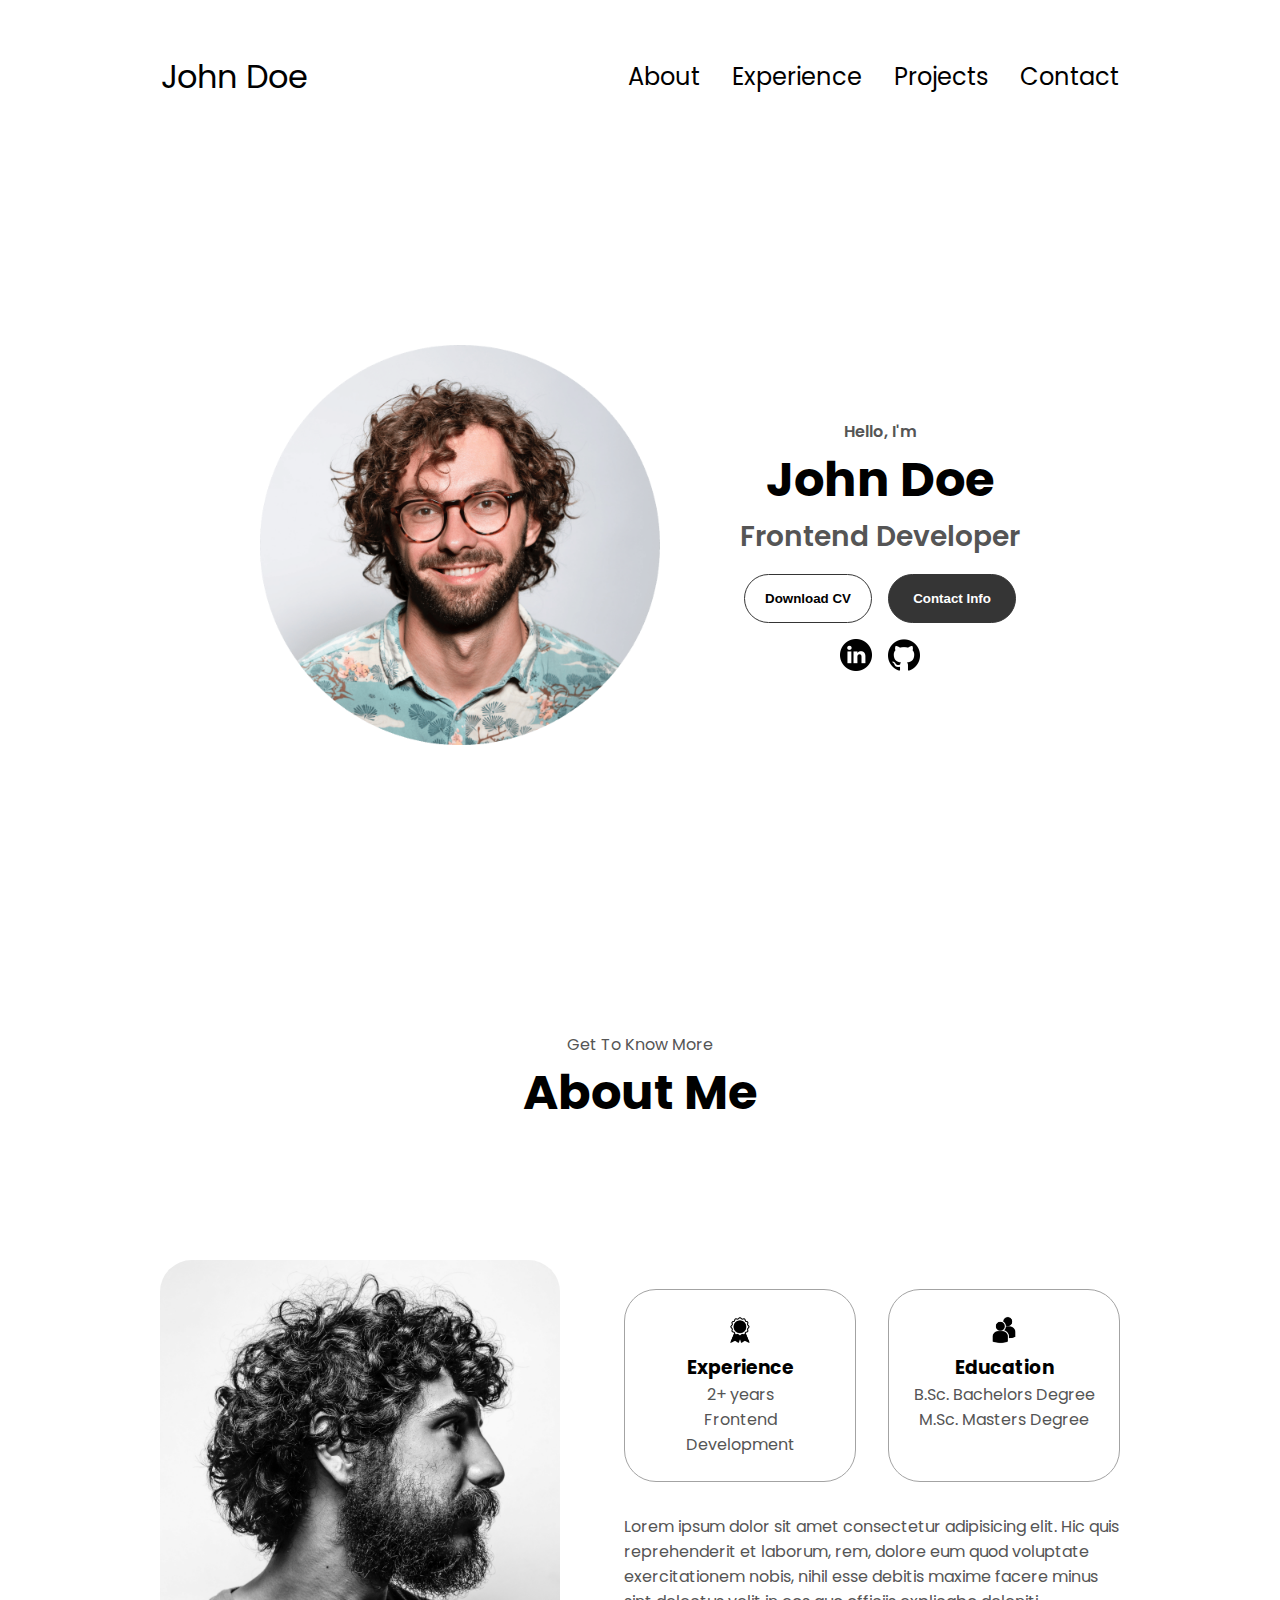
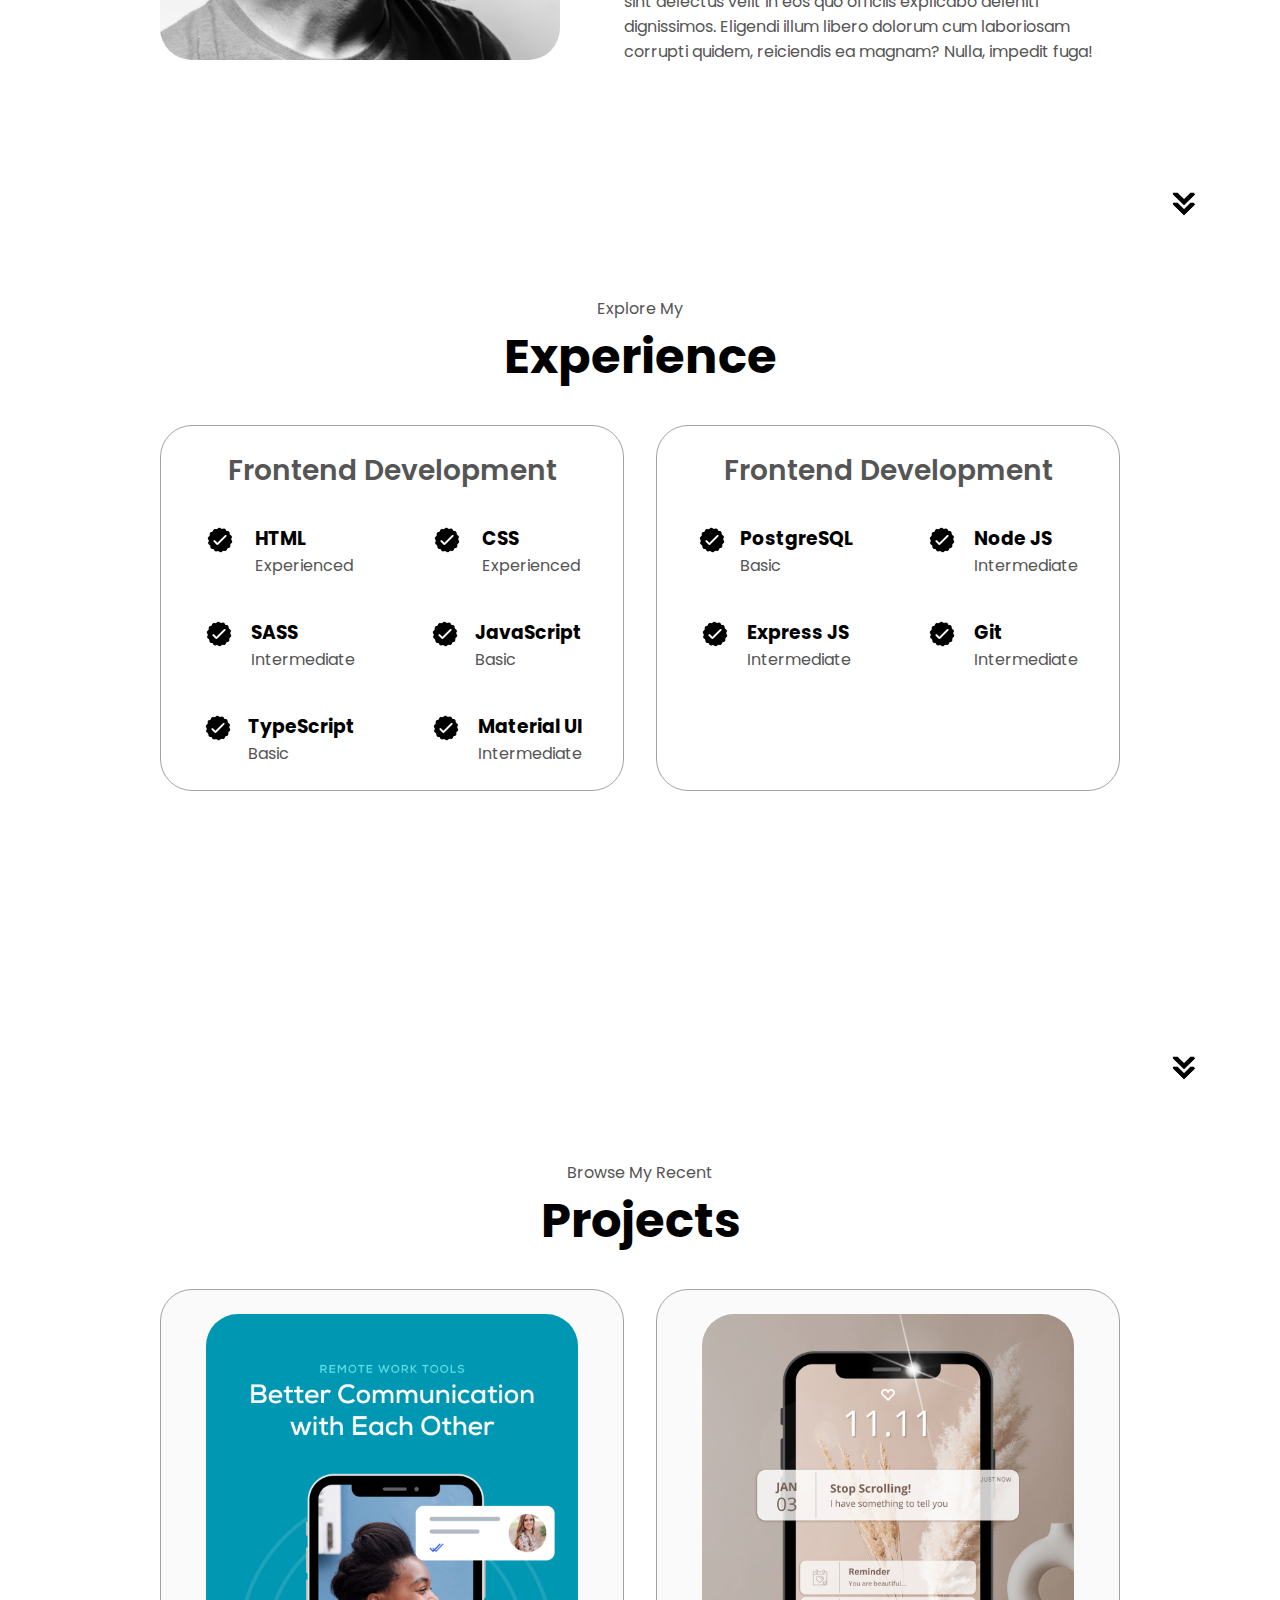
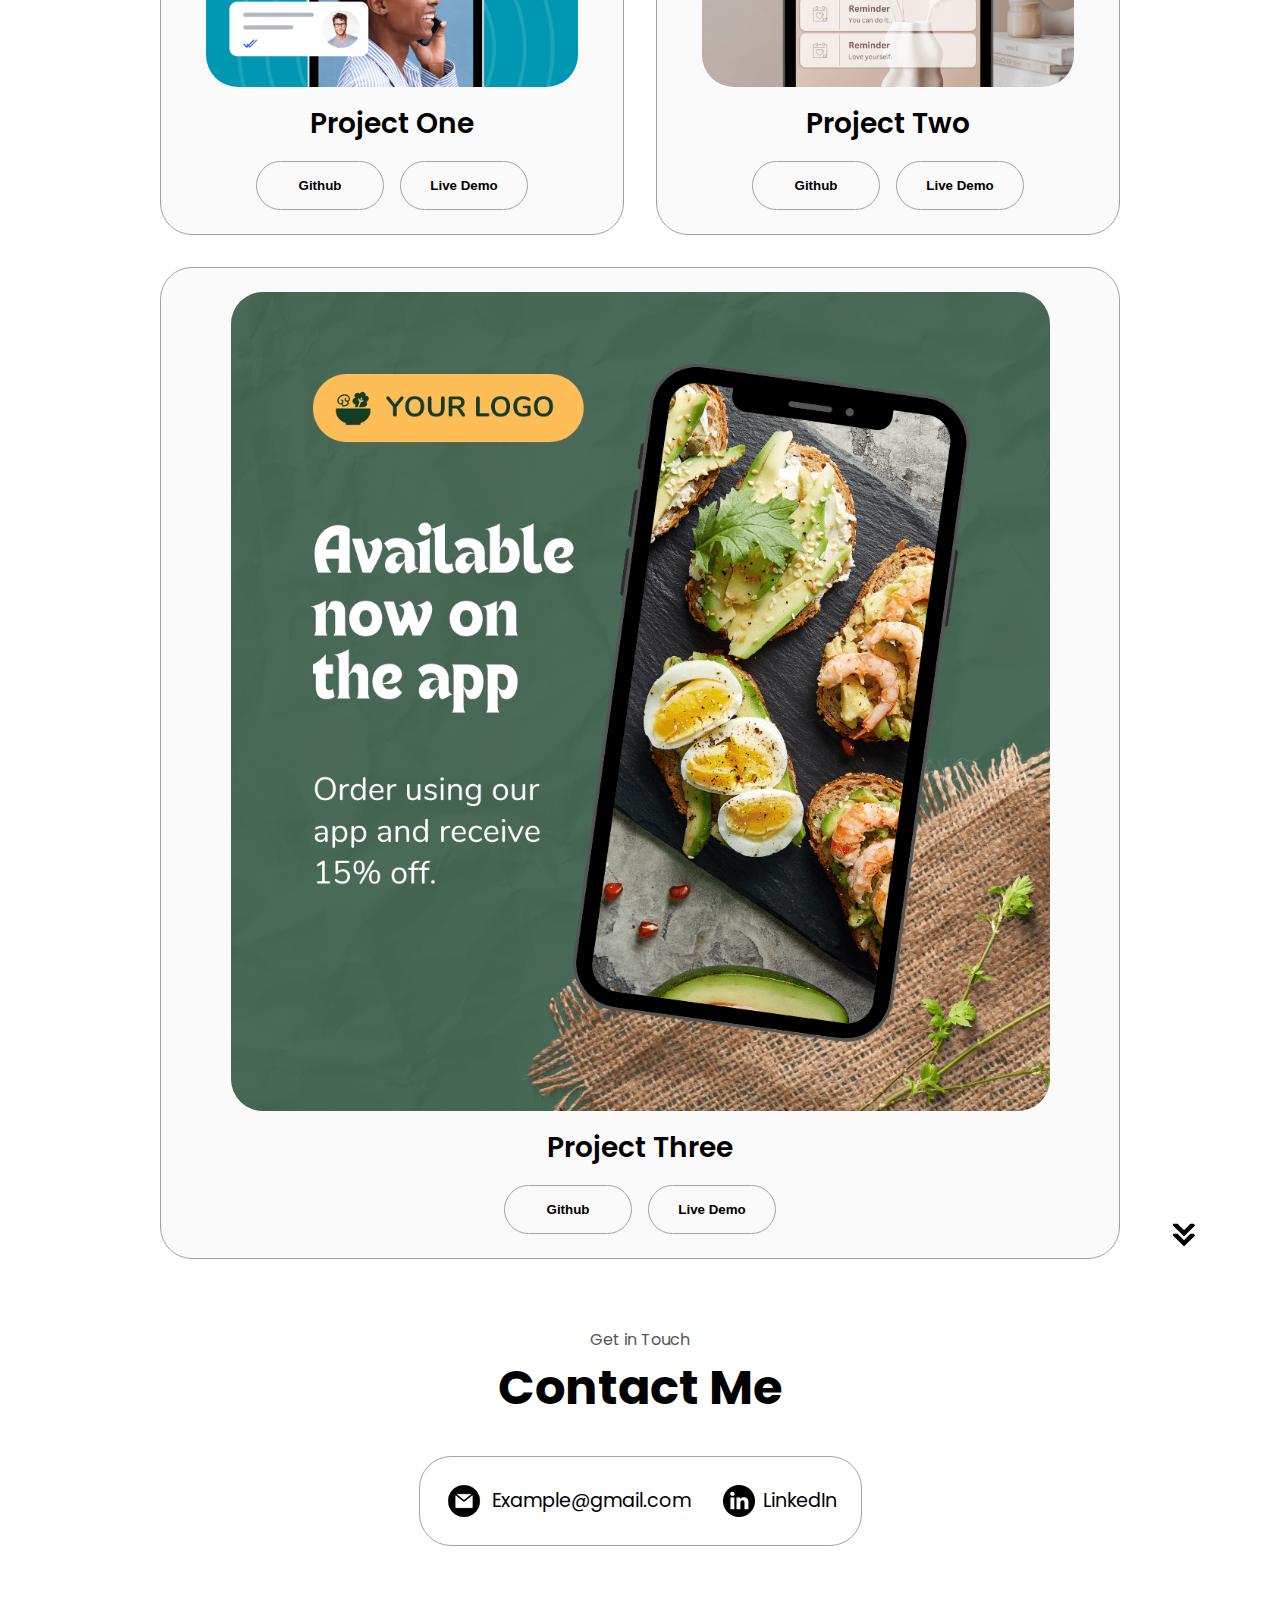
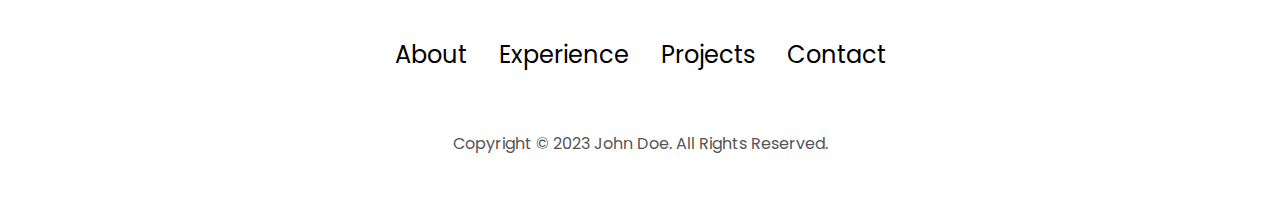
<file: index.html>
<!DOCTYPE html>
<html lang="en">
  <head>
    <meta charset="UTF-8" />
    <meta http-equiv="X-UA-Compatible" content="IE=edge" />
    <meta name="viewport" content="width=device-width, initial-scale=1.0" />
    <title>My Portfolio</title>
    <link rel="stylesheet" href="style.css" />
    <link rel="stylesheet" href="mediaqueries.css" />
  </head>
  <body>
    <nav id="desktop-nav">
      <div class="logo">John Doe</div>
      <div>
        <ul class="nav-links">
          <li><a href="#about">About</a></li>
          <li><a href="#experience">Experience</a></li>
          <li><a href="#projects">Projects</a></li>
          <li><a href="#contact">Contact</a></li>
        </ul>
      </div>
    </nav>
    <nav id="hamburger-nav">
      <div class="logo">John Doe</div>
      <div class="hamburger-menu">
        <div class="hamburger-icon" onclick="toggleMenu()">
          <span></span>
          <span></span>
          <span></span>
        </div>
        <div class="menu-links">
          <li><a href="#about" onclick="toggleMenu()">About</a></li>
          <li><a href="#experience" onclick="toggleMenu()">Experience</a></li>
          <li><a href="#projects" onclick="toggleMenu()">Projects</a></li>
          <li><a href="#contact" onclick="toggleMenu()">Contact</a></li>
        </div>
      </div>
    </nav>
    <section id="profile">
      <div class="section__pic-container">
        <img src="./assets/profile-pic.png" alt="John Doe profile picture" />
      </div>
      <div class="section__text">
        <p class="section__text__p1">Hello, I'm</p>
        <h1 class="title">John Doe</h1>
        <p class="section__text__p2">Frontend Developer</p>
        <div class="btn-container">
          <button
            class="btn btn-color-2"
            onclick="window.open('./assets/resume-example.pdf')"
          >
            Download CV
          </button>
          <button class="btn btn-color-1" onclick="location.href='./#contact'">
            Contact Info
          </button>
        </div>
        <div id="socials-container">
          <img
            src="./assets/linkedin.png"
            alt="My LinkedIn profile"
            class="icon"
            onclick="location.href='https://linkedin.com/'"
          />
          <img
            src="./assets/github.png"
            alt="My Github profile"
            class="icon"
            onclick="location.href='https://github.com/'"
          />
        </div>
      </div>
    </section>
    <section id="about">
      <p class="section__text__p1">Get To Know More</p>
      <h1 class="title">About Me</h1>
      <div class="section-container">
        <div class="section__pic-container">
          <img
            src="./assets/about-pic.png"
            alt="Profile picture"
            class="about-pic"
          />
        </div>
        <div class="about-details-container">
          <div class="about-containers">
            <div class="details-container">
              <img
                src="./assets/experience.png"
                alt="Experience icon"
                class="icon"
              />
              <h3>Experience</h3>
              <p>2+ years <br />Frontend Development</p>
            </div>
            <div class="details-container">
              <img
                src="./assets/education.png"
                alt="Education icon"
                class="icon"
              />
              <h3>Education</h3>
              <p>B.Sc. Bachelors Degree<br />M.Sc. Masters Degree</p>
            </div>
          </div>
          <div class="text-container">
            <p>
              Lorem ipsum dolor sit amet consectetur adipisicing elit. Hic quis
              reprehenderit et laborum, rem, dolore eum quod voluptate
              exercitationem nobis, nihil esse debitis maxime facere minus sint
              delectus velit in eos quo officiis explicabo deleniti dignissimos.
              Eligendi illum libero dolorum cum laboriosam corrupti quidem,
              reiciendis ea magnam? Nulla, impedit fuga!
            </p>
          </div>
        </div>
      </div>
      <img
        src="./assets/arrow.png"
        alt="Arrow icon"
        class="icon arrow"
        onclick="location.href='./#experience'"
      />
    </section>
    <section id="experience">
      <p class="section__text__p1">Explore My</p>
      <h1 class="title">Experience</h1>
      <div class="experience-details-container">
        <div class="about-containers">
          <div class="details-container">
            <h2 class="experience-sub-title">Frontend Development</h2>
            <div class="article-container">
              <article>
                <img
                  src="./assets/checkmark.png"
                  alt="Experience icon"
                  class="icon"
                />
                <div>
                  <h3>HTML</h3>
                  <p>Experienced</p>
                </div>
              </article>
              <article>
                <img
                  src="./assets/checkmark.png"
                  alt="Experience icon"
                  class="icon"
                />
                <div>
                  <h3>CSS</h3>
                  <p>Experienced</p>
                </div>
              </article>
              <article>
                <img
                  src="./assets/checkmark.png"
                  alt="Experience icon"
                  class="icon"
                />
                <div>
                  <h3>SASS</h3>
                  <p>Intermediate</p>
                </div>
              </article>
              <article>
                <img
                  src="./assets/checkmark.png"
                  alt="Experience icon"
                  class="icon"
                />
                <div>
                  <h3>JavaScript</h3>
                  <p>Basic</p>
                </div>
              </article>
              <article>
                <img
                  src="./assets/checkmark.png"
                  alt="Experience icon"
                  class="icon"
                />
                <div>
                  <h3>TypeScript</h3>
                  <p>Basic</p>
                </div>
              </article>
              <article>
                <img
                  src="./assets/checkmark.png"
                  alt="Experience icon"
                  class="icon"
                />
                <div>
                  <h3>Material UI</h3>
                  <p>Intermediate</p>
                </div>
              </article>
            </div>
          </div>
          <div class="details-container">
            <h2 class="experience-sub-title">Frontend Development</h2>
            <div class="article-container">
              <article>
                <img
                  src="./assets/checkmark.png"
                  alt="Experience icon"
                  class="icon"
                />
                <div>
                  <h3>PostgreSQL</h3>
                  <p>Basic</p>
                </div>
              </article>
              <article>
                <img
                  src="./assets/checkmark.png"
                  alt="Experience icon"
                  class="icon"
                />
                <div>
                  <h3>Node JS</h3>
                  <p>Intermediate</p>
                </div>
              </article>
              <article>
                <img
                  src="./assets/checkmark.png"
                  alt="Experience icon"
                  class="icon"
                />
                <div>
                  <h3>Express JS</h3>
                  <p>Intermediate</p>
                </div>
              </article>
              <article>
                <img
                  src="./assets/checkmark.png"
                  alt="Experience icon"
                  class="icon"
                />
                <div>
                  <h3>Git</h3>
                  <p>Intermediate</p>
                </div>
              </article>
            </div>
          </div>
        </div>
      </div>
      <img
        src="./assets/arrow.png"
        alt="Arrow icon"
        class="icon arrow"
        onclick="location.href='./#projects'"
      />
    </section>
    <section id="projects">
      <p class="section__text__p1">Browse My Recent</p>
      <h1 class="title">Projects</h1>
      <div class="experience-details-container">
        <div class="about-containers">
          <div class="details-container color-container">
            <div class="article-container">
              <img
                src="./assets/project-1.png"
                alt="Project 1"
                class="project-img"
              />
            </div>
            <h2 class="experience-sub-title project-title">Project One</h2>
            <div class="btn-container">
              <button
                class="btn btn-color-2 project-btn"
                onclick="location.href='https://github.com/'"
              >
                Github
              </button>
              <button
                class="btn btn-color-2 project-btn"
                onclick="location.href='https://github.com/'"
              >
                Live Demo
              </button>
            </div>
          </div>
          <div class="details-container color-container">
            <div class="article-container">
              <img
                src="./assets/project-2.png"
                alt="Project 2"
                class="project-img"
              />
            </div>
            <h2 class="experience-sub-title project-title">Project Two</h2>
            <div class="btn-container">
              <button
                class="btn btn-color-2 project-btn"
                onclick="location.href='https://github.com/'"
              >
                Github
              </button>
              <button
                class="btn btn-color-2 project-btn"
                onclick="location.href='https://github.com/'"
              >
                Live Demo
              </button>
            </div>
          </div>
          <div class="details-container color-container">
            <div class="article-container">
              <img
                src="./assets/project-3.png"
                alt="Project 3"
                class="project-img"
              />
            </div>
            <h2 class="experience-sub-title project-title">Project Three</h2>
            <div class="btn-container">
              <button
                class="btn btn-color-2 project-btn"
                onclick="location.href='https://github.com/'"
              >
                Github
              </button>
              <button
                class="btn btn-color-2 project-btn"
                onclick="location.href='https://github.com/'"
              >
                Live Demo
              </button>
            </div>
          </div>
        </div>
      </div>
      <img
        src="./assets/arrow.png"
        alt="Arrow icon"
        class="icon arrow"
        onclick="location.href='./#contact'"
      />
    </section>
    <section id="contact">
      <p class="section__text__p1">Get in Touch</p>
      <h1 class="title">Contact Me</h1>
      <div class="contact-info-upper-container">
        <div class="contact-info-container">
          <img
            src="./assets/email.png"
            alt="Email icon"
            class="icon contact-icon email-icon"
          />
          <p><a href="mailto:examplemail@gmail.com">Example@gmail.com</a></p>
        </div>
        <div class="contact-info-container">
          <img
            src="./assets/linkedin.png"
            alt="LinkedIn icon"
            class="icon contact-icon"
          />
          <p><a href="https://www.linkedin.com">LinkedIn</a></p>
        </div>
      </div>
    </section>
    <footer>
      <nav>
        <div class="nav-links-container">
          <ul class="nav-links">
            <li><a href="#about">About</a></li>
            <li><a href="#experience">Experience</a></li>
            <li><a href="#projects">Projects</a></li>
            <li><a href="#contact">Contact</a></li>
          </ul>
        </div>
      </nav>
      <p>Copyright &#169; 2023 John Doe. All Rights Reserved.</p>
    </footer>
    <script src="script.js"></script>
  </body>
</html>
</file>
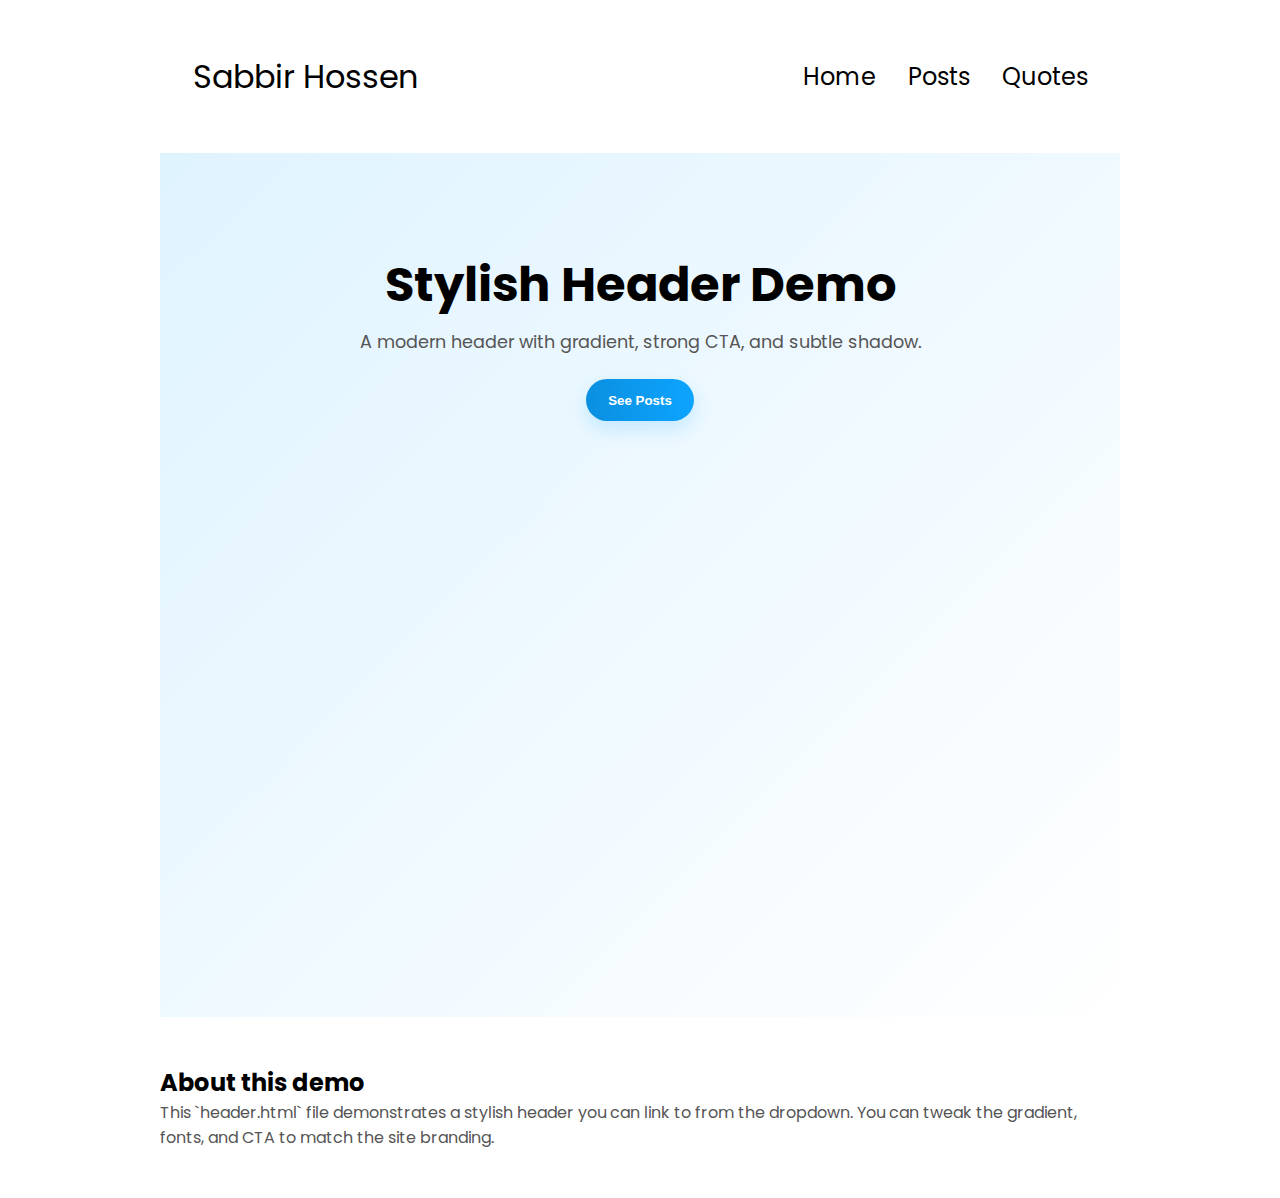
<file: header.html>
<!DOCTYPE html>
<html lang="en">
  <head>
    <meta charset="utf-8" />
    <meta name="viewport" content="width=device-width, initial-scale=1" />
    <title>Header Demo — Sabbir Hossen</title>
    <link rel="stylesheet" href="style.css" />
    <style>
      .header-demo { padding: 6rem 10rem; text-align: center; background: linear-gradient(135deg,#0da4ff22,#ffffff); }
      .header-demo .big { font-size: 3rem; font-weight:700; margin-bottom: 0.5rem; }
      .header-demo .sub { color:#555; font-size:1.1rem; margin-bottom: 1.5rem; }
      .header-demo .cta { display:inline-block; padding:0.85rem 1.4rem; border-radius:999px; background: linear-gradient(90deg,#0a8fe0,#0da4ff); color:white; font-weight:700; box-shadow:0 8px 20px rgba(13,164,255,0.18); border:none; }
    </style>
  </head>
  <body>
    <nav id="desktop-nav">
      <div class="logo">Sabbir Hossen</div>
      <div>
        <ul class="nav-links">
          <li><a href="./">Home</a></li>
          <li><a href="posts/">Posts</a></li>
          <li><a href="quotes.html">Quotes</a></li>
        </ul>
      </div>
    </nav>

    <section class="header-demo">
      <div class="big">Stylish Header Demo</div>
      <div class="sub">A modern header with gradient, strong CTA, and subtle shadow.</div>
      <button class="cta" onclick="location.href='posts/'">See Posts</button>
    </section>

    <main style="margin:3rem 10rem;">
      <h2>About this demo</h2>
      <p>This `header.html` file demonstrates a stylish header you can link to from the dropdown. You can tweak the gradient, fonts, and CTA to match the site branding.</p>
    </main>
  </body>
</html>
</file>
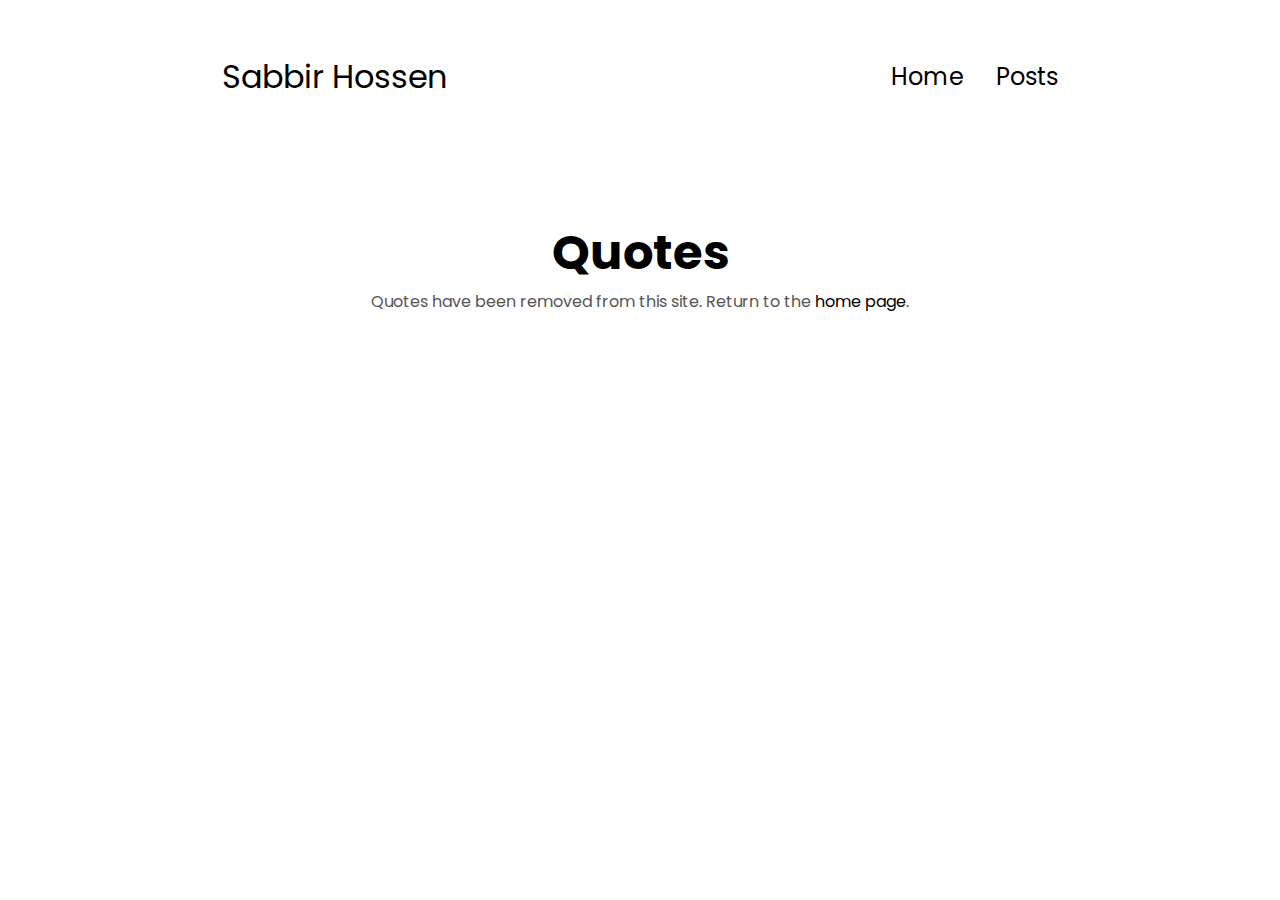
<file: quotes.html>
<!doctype html>
<html lang="en">
  <head>
    <meta charset="utf-8" />
    <meta name="viewport" content="width=device-width,initial-scale=1" />
    <title>Quotes — Sabbir Hossen</title>
    <link rel="stylesheet" href="style.css" />
  </head>
  <body>
    <nav id="desktop-nav">
      <div class="logo">Sabbir Hossen</div>
      <div>
        <ul class="nav-links">
          <li><a href="./">Home</a></li>
          <li><a href="posts/">Posts</a></li>
          
          
        </ul>
      </div>
    </nav>

    <main style="margin:4rem 10rem; text-align:center;">
      <h1 class="title">Quotes</h1>
      <p>Quotes have been removed from this site. Return to the <a href="./">home page</a>.</p>
    </main>
  </body>
</html>
</file>
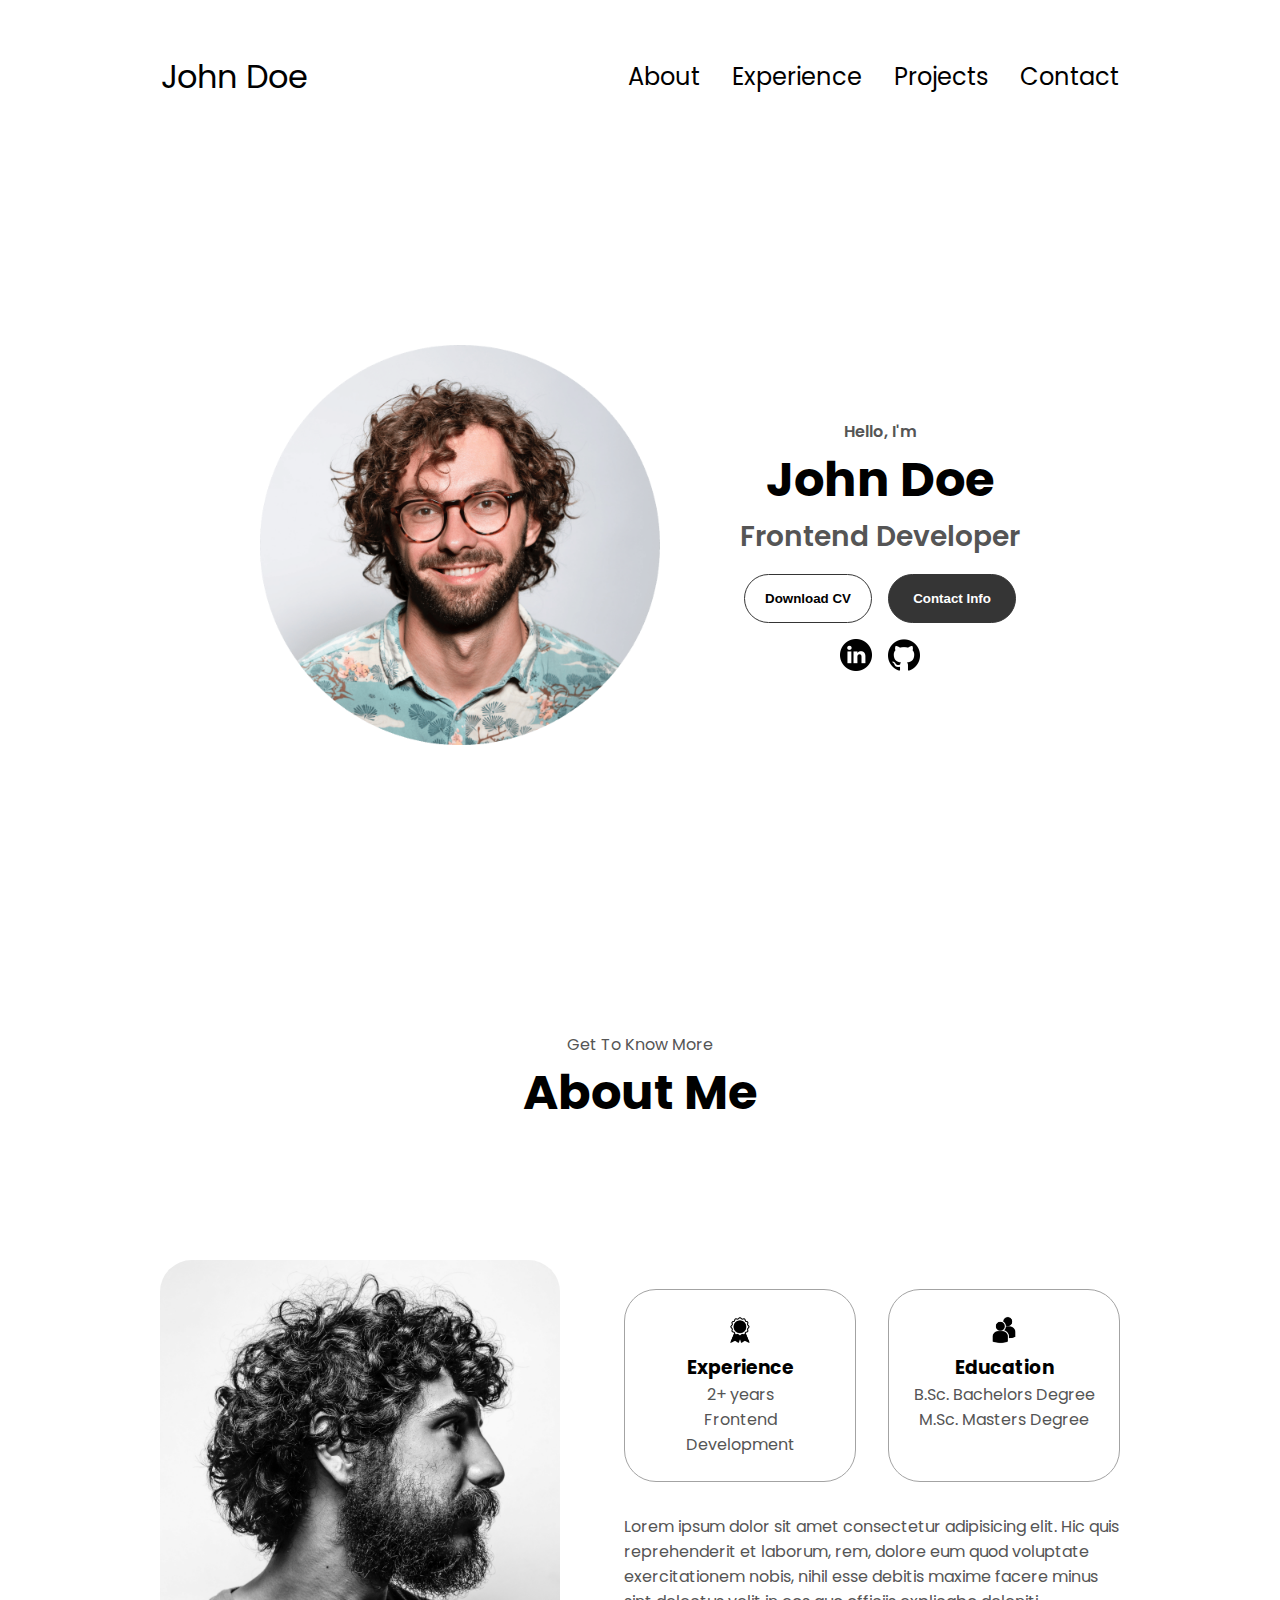
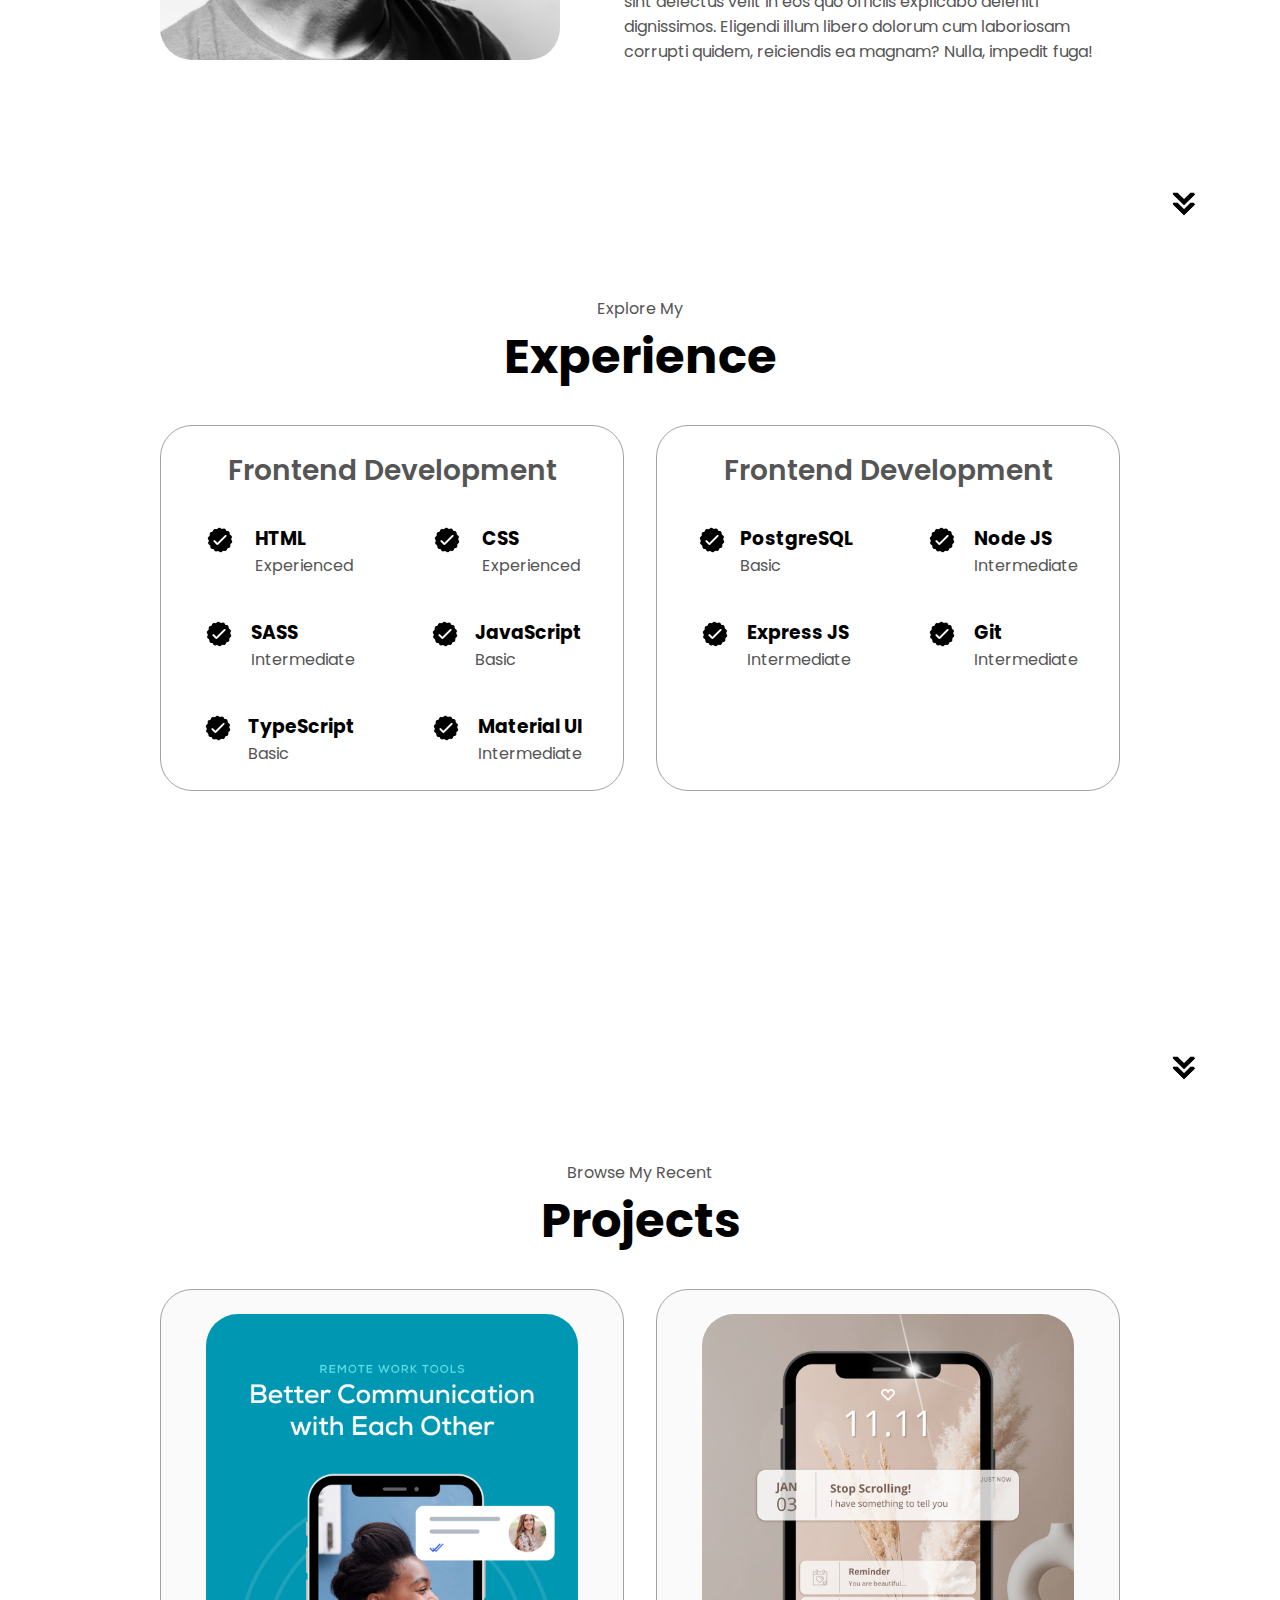
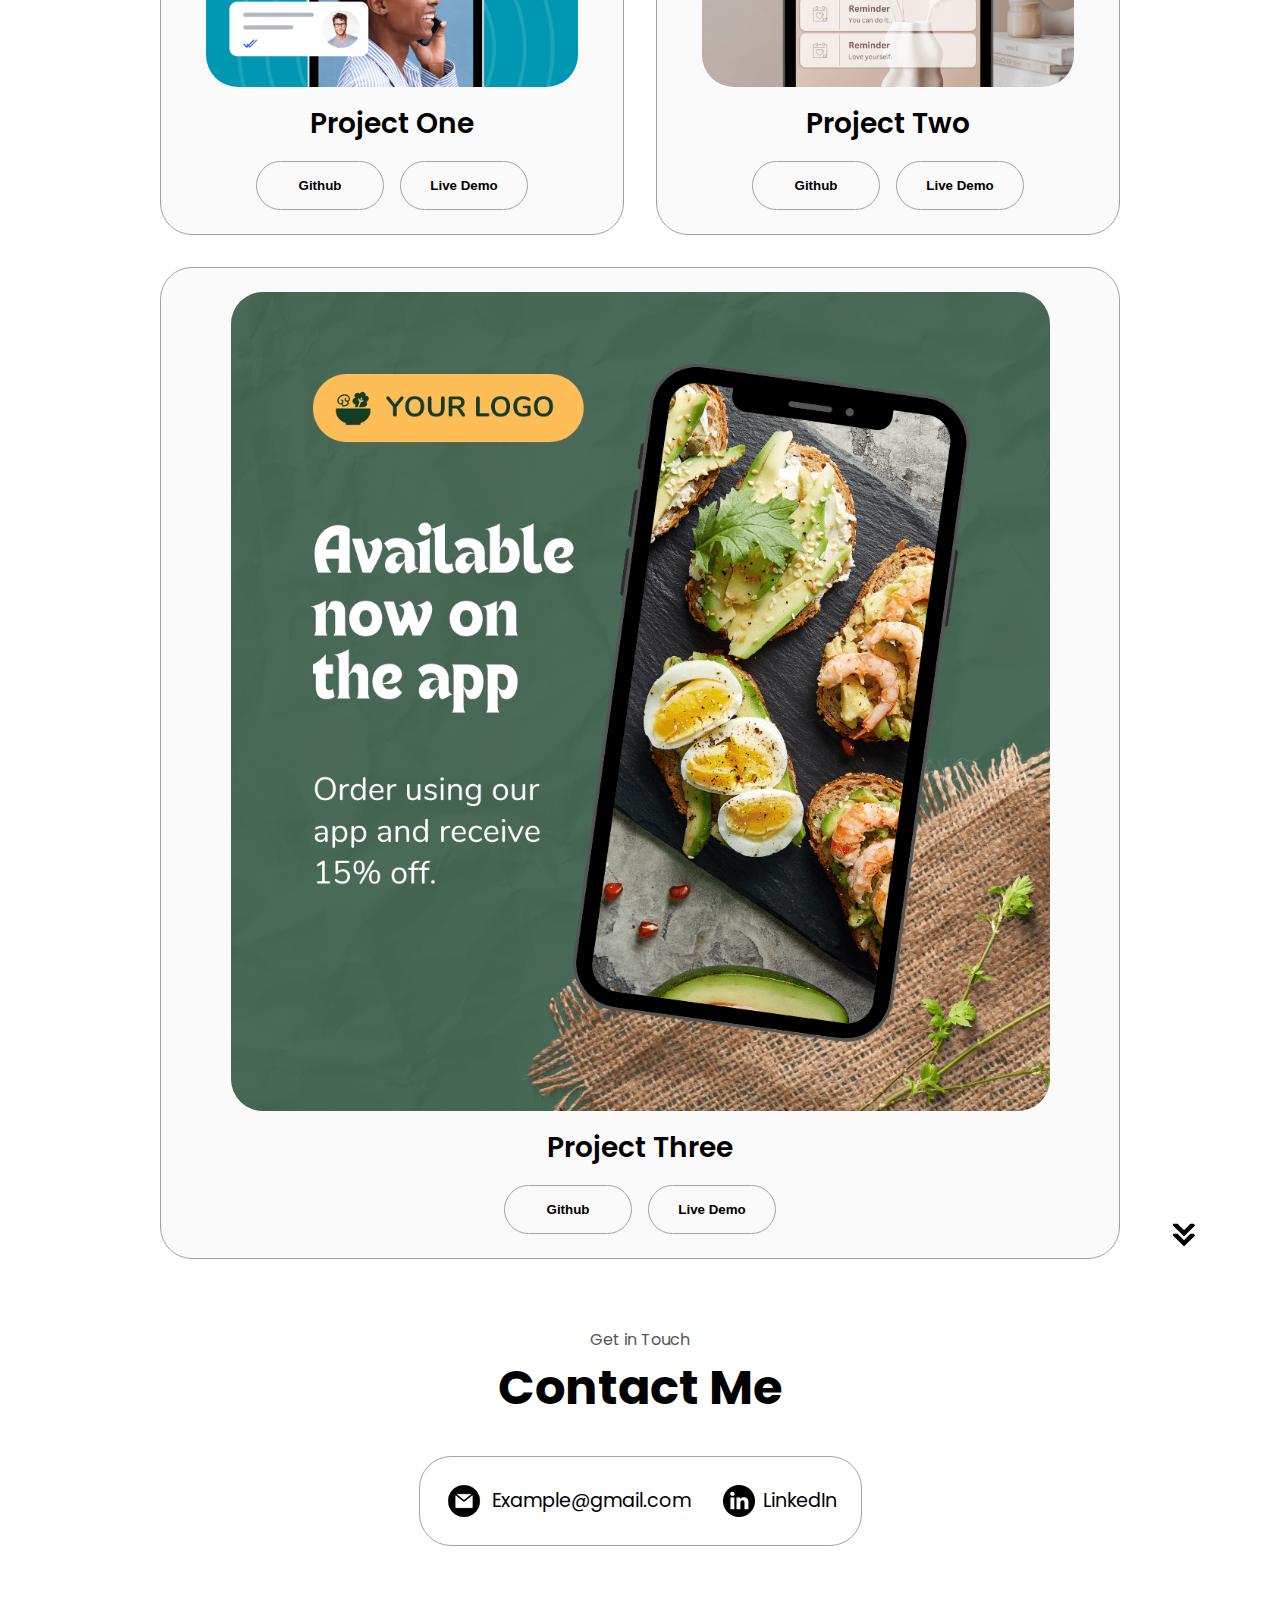
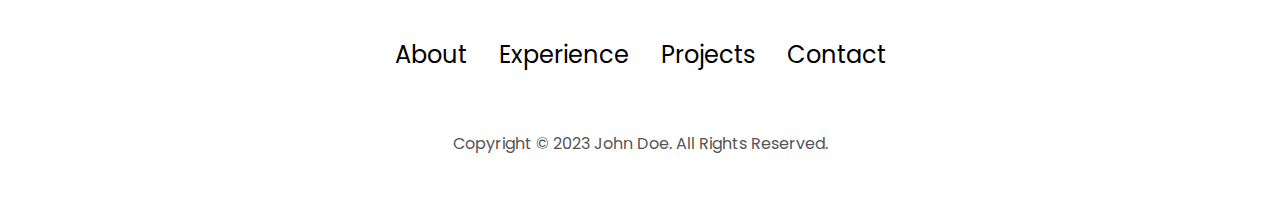
<file: admin/add-post.html>
<!doctype html>
<html lang="en">
  <head>
    <meta charset="utf-8" />
    <meta name="viewport" content="width=device-width,initial-scale=1" />
    <title>Add Post — Admin</title>
    <link rel="stylesheet" href="../style.css" />
    <style>
      main { margin:4rem 10rem; }
      form { max-width:900px; display:flex; flex-direction:column; gap:0.75rem }
      input[type=text], textarea { padding:0.6rem; border-radius:8px; border:1px solid #ddd; }
      .actions { margin-top:1rem; display:flex; gap:0.5rem }
      .result { margin-top:1rem; white-space:pre-wrap; background:#f7f9fc; padding:0.75rem; border-radius:8px; border:1px solid #e2eefb }
      .hint { font-size:0.9rem; color:#555 }
    </style>
  </head>
  <body>
    <script>
      // Simple client-side password gate — change ADMIN_PASS below
      (function requireAuth(){
        const ADMIN_PASS = 'letmein';
        try{
          if (localStorage.getItem('admin-unlocked') === '1') return;
        }catch(e){}
        const p = prompt('Enter admin password to access this page:');
        if (p === ADMIN_PASS) {
          try{ localStorage.setItem('admin-unlocked','1'); }catch(e){}
          return;
        }
        alert('Incorrect password — returning to home.');
        window.location.href = '../';
      })();
    </script>
    <nav id="desktop-nav">
      <div class="logo">Sabbir Hossen</div>
      <div>
        <ul class="nav-links">
          <li><a href="../">Home</a></li>
          <li><a href="../quotes.html">Quotes</a></li>
        </ul>
      </div>
    </nav>

    <main>
      <h1 class="title">Add Post (Admin)</h1>
      <p class="hint">This page helps you build a new post entry. It will create an updated `posts.json` and a per-post HTML file you can download and commit to `posts/`.</p>

      <form id="post-form">
        <label>Title</label>
        <input id="title" type="text" required />

        <label>Slug (url-friendly; e.g. my-first-post)</label>
        <input id="slug" type="text" placeholder="auto-generated if blank" />

        <label>Date</label>
        <input id="date" type="text" placeholder="YYYY-MM-DD" />

        <label>Excerpt</label>
        <input id="excerpt" type="text" />

        <label>Content (HTML allowed)</label>
        <textarea id="content" rows="8"></textarea>

        <div class="actions">
          <button id="preview" class="btn btn-color-2" type="button">Preview & Build</button>
          <button id="download-json" class="btn btn-color-2" type="button">Download posts.json</button>
          <button id="download-post" class="btn btn-color-1" type="button">Download post HTML</button>
        </div>
      </form>

      <div id="result" class="result"></div>
    </main>

    <script>
      function slugify(s) { return s.toString().toLowerCase().trim().replace(/[^a-z0-9-]+/g,'-').replace(/^-+|-+$/g,''); }
      async function fetchPosts() { try { const r=await fetch('../posts/data/posts.json'); if(!r.ok) return []; return await r.json(); } catch(e){ return [] } }
      function download(filename, content, mime='text/html') { const blob=new Blob([content],{type:mime}); const url=URL.createObjectURL(blob); const a=document.createElement('a'); a.href=url; a.download=filename; document.body.appendChild(a); a.click(); a.remove(); URL.revokeObjectURL(url);} 

      document.getElementById('preview').addEventListener('click', async ()=>{
        const title = document.getElementById('title').value.trim();
        if (!title) return alert('Enter a title');
        let slug = document.getElementById('slug').value.trim();
        if (!slug) slug = slugify(title);
        let date = document.getElementById('date').value.trim();
        if (!date) date = new Date().toISOString().slice(0,10);
        const excerpt = document.getElementById('excerpt').value.trim();
        const content = document.getElementById('content').value.trim();
        const posts = await fetchPosts();
        const exists = posts.find(p=>p.slug===slug);
        if (exists && !confirm('A post with this slug exists — overwrite in generated JSON?')) return;
        // build updated posts array (append or replace)
        const updated = posts.filter(p=>p.slug!==slug);
        updated.push({slug, title, date, excerpt, content});
        updated.sort((a,b)=> (a.date<b.date)?1: -1);
        const json = JSON.stringify(updated, null, 2);
        const postHtml = `<!doctype html>\n<html lang="en">\n<head>\n<meta charset="utf-8">\n<meta name="viewport" content="width=device-width,initial-scale=1">\n<title>${title}</title>\n<link rel=\"stylesheet\" href=\"../style.css\">\n</head>\n<body>\n<nav id=\"desktop-nav\">\n  <div class=\"logo\">Sabbir Hossen</div>\n</nav>\n<main style=\"margin:4rem 10rem;\">\n<article class=\"post\">\n<h1>${title}</h1>\n<div class=\"post-date\">${date}</div>\n<div class=\"post-content\">${content}</div>\n</article>\n</main>\n</body>\n</html>`;
        document.getElementById('result').textContent = json;
        // store for download buttons
        document.getElementById('download-json').dataset.json = json;
        document.getElementById('download-post').dataset.html = postHtml;
        document.getElementById('download-post').dataset.slug = slug;
      });

      document.getElementById('download-json').addEventListener('click', (e)=>{
        const json = e.target.dataset.json;
        if (!json) return alert('Build first using Preview & Build');
        download('posts.json', json, 'application/json');
      });

      document.getElementById('download-post').addEventListener('click', (e)=>{
        const html = e.target.dataset.html; const slug = e.target.dataset.slug || 'post';
        if (!html) return alert('Build first using Preview & Build');
        download(slug + '.html', html, 'text/html');
      });
    </script>
  </body>
</html>
</file>
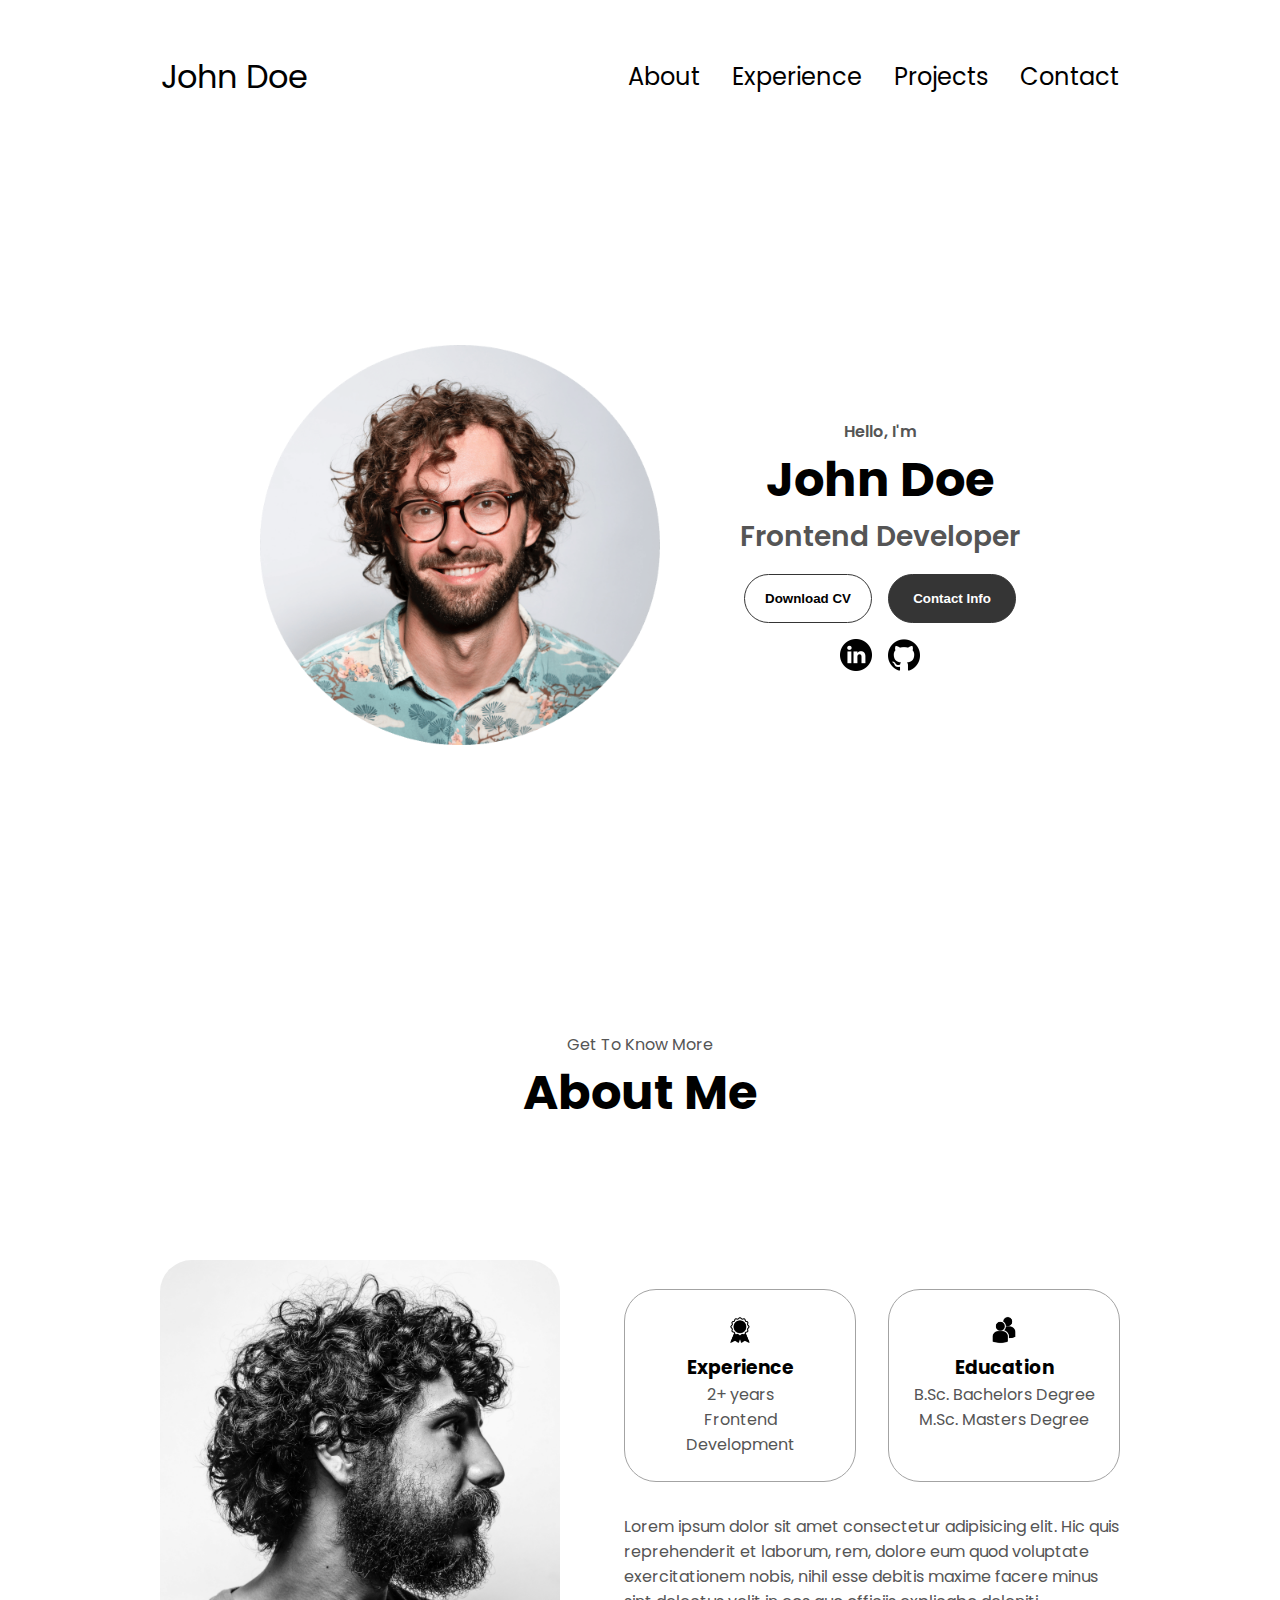
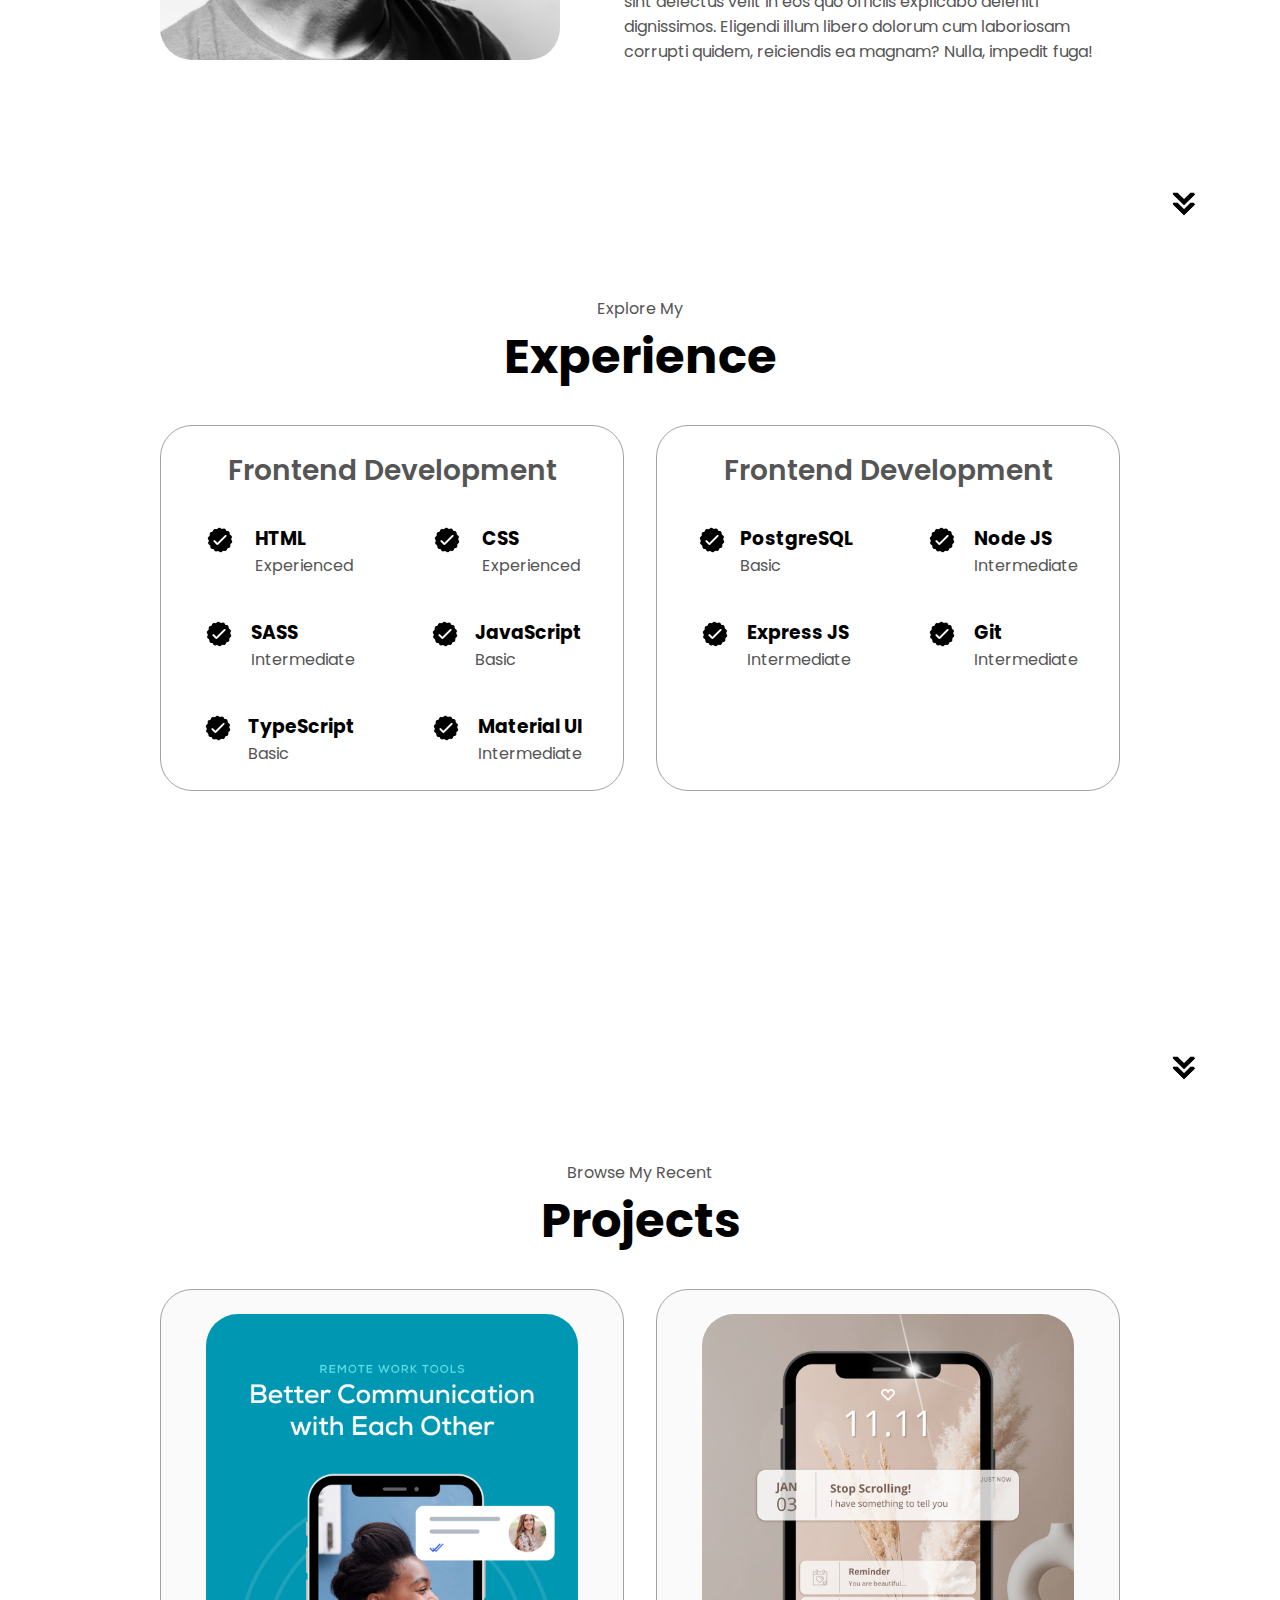
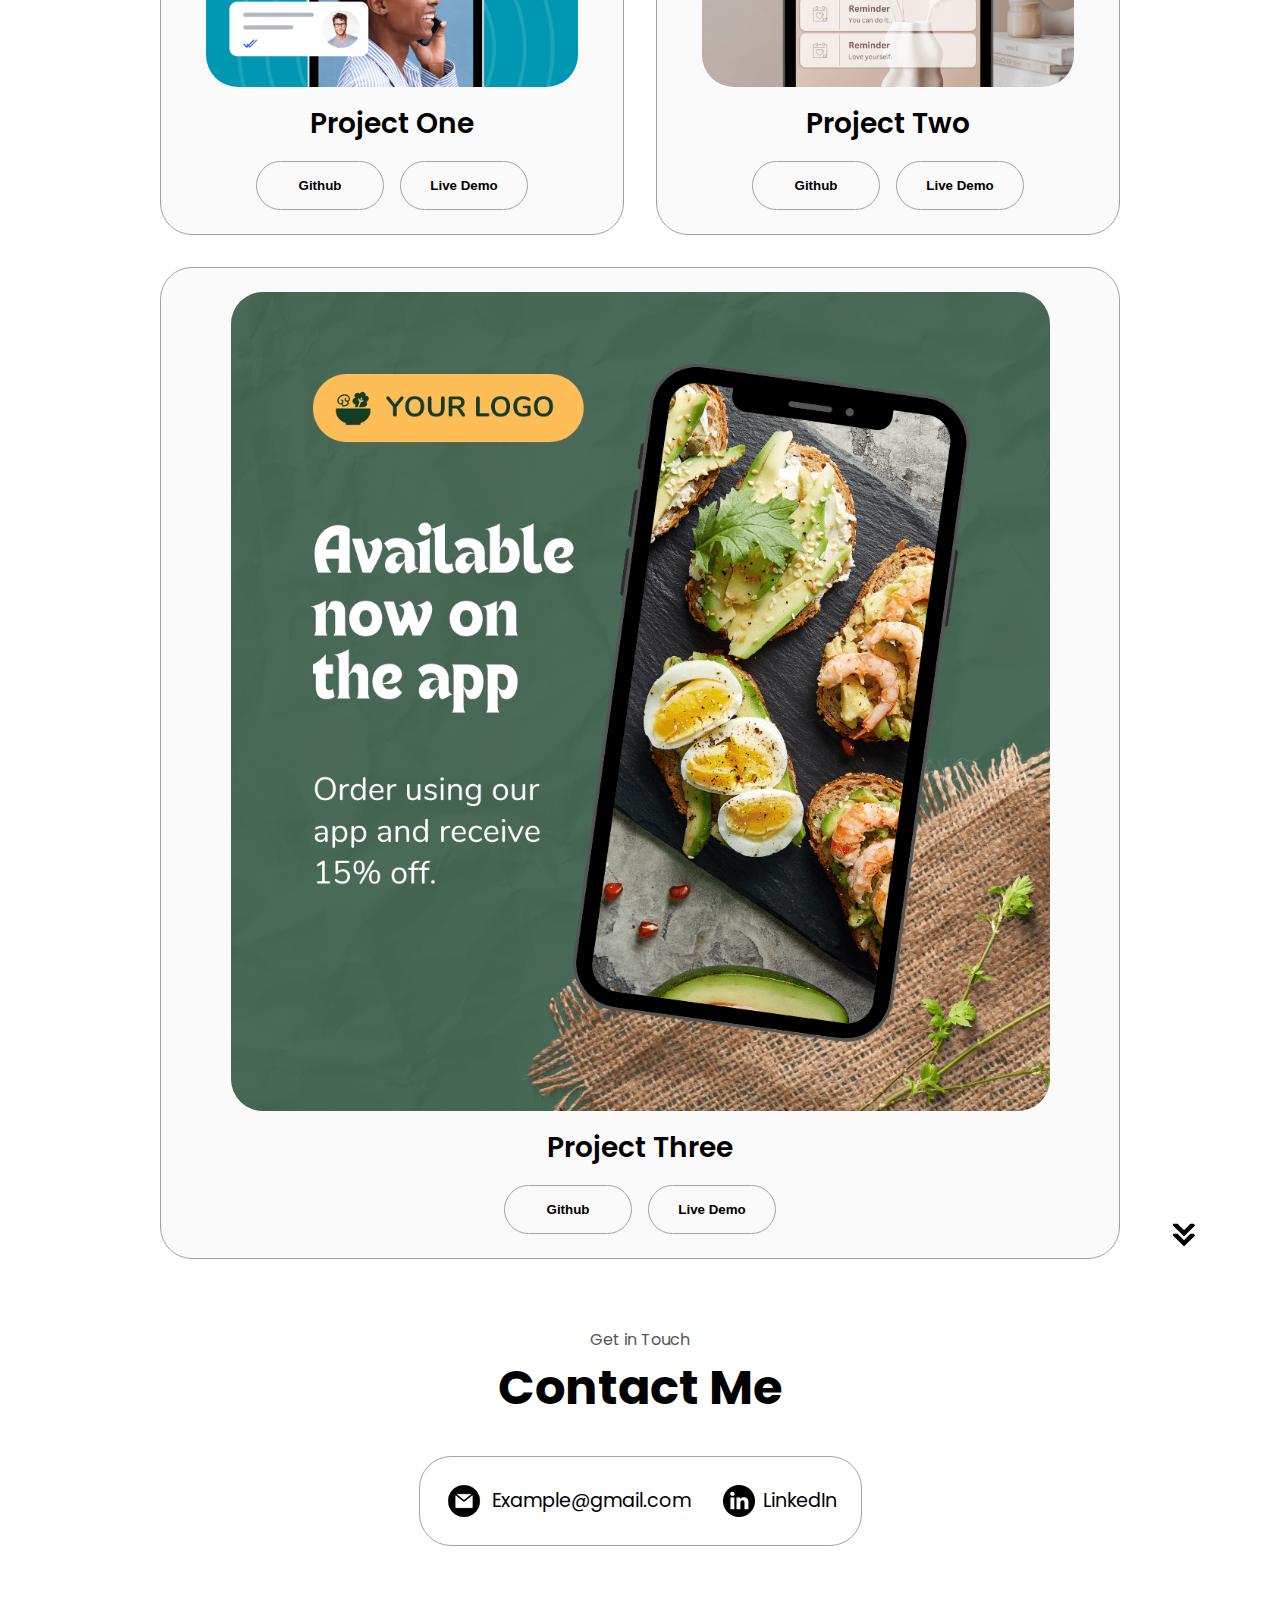
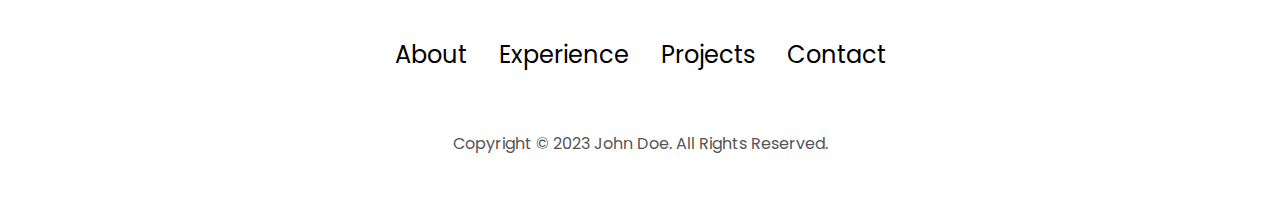
<file: admin/add-quote.html>
<!doctype html>
<html lang="en">
  <head>
    <meta charset="utf-8" />
    <meta name="viewport" content="width=device-width,initial-scale=1" />
    <title>Add Quote — Admin</title>
    <link rel="stylesheet" href="../style.css" />
    <style>
      main { margin:4rem 10rem; }
      form { max-width:800px; display:flex; flex-direction:column; gap:0.75rem }
      label { font-weight:600 }
      input[type=text], textarea { padding:0.6rem; border-radius:8px; border:1px solid #ddd; }
      .row { display:flex; gap:0.75rem }
      .actions { margin-top:1rem; display:flex; gap:0.5rem }
      .result { margin-top:1rem; white-space:pre-wrap; background:#f7f9fc; padding:0.75rem; border-radius:8px; border:1px solid #e2eefb }
    </style>
  </head>
  <body>
    <script>
      // Simple client-side password gate — change ADMIN_PASS below
      (function requireAuth(){
        const ADMIN_PASS = 'letmein';
        try{
          if (localStorage.getItem('admin-unlocked') === '1') return;
        }catch(e){}
        const p = prompt('Enter admin password to access this page:');
        if (p === ADMIN_PASS) {
          try{ localStorage.setItem('admin-unlocked','1'); }catch(e){}
          return;
        }
        alert('Incorrect password — returning to home.');
        window.location.href = '../';
      })();
    </script>
    <nav id="desktop-nav">
      <div class="logo">Sabbir Hossen</div>
      <div>
        <ul class="nav-links">
          <li><a href="../">Home</a></li>
          <li><a href="../posts/">Posts</a></li>
        </ul>
      </div>
    </nav>

    <main>
      <h1 class="title">Add Quote (Admin)</h1>
      <p>Compose a quote and append it to the `data/quotes.json` file. This tool helps you generate the updated JSON and download it locally so you can commit it to your repo.</p>

      <form id="quote-form">
        <label for="text">Quote text</label>
        <textarea id="text" rows="3" required></textarea>

        <label for="author">Author (optional)</label>
        <input id="author" type="text" />

        <div class="actions">
          <button id="preview" class="btn btn-color-2" type="button">Preview & Build JSON</button>
          <button id="download" class="btn btn-color-1" type="button">Download updated quotes.json</button>
          <button id="copy" class="btn btn-color-2" type="button">Copy JSON</button>
        </div>
      </form>

      <div id="result" class="result" aria-live="polite"></div>
    </main>

    <script>
      async function fetchQuotes() {
        try {
          const res = await fetch('../data/quotes.json');
          if (!res.ok) return [];
          return await res.json();
        } catch (e) { return [] }
      }

      function download(filename, content) {
        const blob = new Blob([content], { type: 'application/json' });
        const url = URL.createObjectURL(blob);
        const a = document.createElement('a');
        a.href = url; a.download = filename; document.body.appendChild(a); a.click(); a.remove(); URL.revokeObjectURL(url);
      }

      document.getElementById('preview').addEventListener('click', async () => {
        const text = document.getElementById('text').value.trim();
        const author = document.getElementById('author').value.trim();
        if (!text) return alert('Please enter quote text');
        const quotes = await fetchQuotes();
        quotes.push({ text, author });
        const json = JSON.stringify(quotes, null, 2);
        document.getElementById('result').textContent = json;
      });

      document.getElementById('download').addEventListener('click', async () => {
        const text = document.getElementById('text').value.trim();
        const author = document.getElementById('author').value.trim();
        if (!text) return alert('Please enter quote text');
        const quotes = await fetchQuotes();
        quotes.push({ text, author });
        const json = JSON.stringify(quotes, null, 2);
        download('quotes.json', json);
      });

      document.getElementById('copy').addEventListener('click', async () => {
        const text = document.getElementById('text').value.trim();
        const author = document.getElementById('author').value.trim();
        if (!text) return alert('Please enter quote text');
        const quotes = await fetchQuotes();
        quotes.push({ text, author });
        const json = JSON.stringify(quotes, null, 2);
        await navigator.clipboard.writeText(json);
        alert('Updated JSON copied to clipboard — paste into data/quotes.json and commit');
      });
    </script>
  </body>
</html>
</file>
<file: style.css>
/* GENERAL */

@import url("https://fonts.googleapis.com/css2?family=Poppins:wght@300;400;500;600&display=swap");

* {
  margin: 0;
  padding: 0;
}

body {
  font-family: "Poppins", sans-serif;
}

html {
  scroll-behavior: smooth;
}

p {
  color: rgb(85, 85, 85);
}

/* TRANSITION */

a,
.btn {
  transition: all 300ms ease;
}

/* DESKTOP NAV */

nav,
.nav-links {
  display: flex;
}

nav {
  justify-content: space-around;
  align-items: center;
  height: 17vh;
}

.nav-links {
  gap: 2rem;
  list-style: none;
  font-size: 1.5rem;
}

a {
  color: black;
  text-decoration: none;
  text-decoration-color: white;
}

a:hover {
  color: grey;
  text-decoration: underline;
  text-underline-offset: 1rem;
  text-decoration-color: rgb(181, 181, 181);
}

.logo {
  font-size: 2rem;
}

.logo:hover {
  cursor: default;
}

/* HAMBURGER MENU */

#hamburger-nav {
  display: none;
}

.hamburger-menu {
  position: relative;
  display: inline-block;
}

.hamburger-icon {
  display: flex;
  flex-direction: column;
  justify-content: space-between;
  height: 24px;
  width: 30px;
  cursor: pointer;
}

.hamburger-icon span {
  width: 100%;
  height: 2px;
  background-color: black;
  transition: all 0.3 ease-in-out;
}

.menu-links {
  position: absolute;
  top: 100%;
  right: 0;
  background-color: white;
  width: fit-content;
  max-height: 0;
  overflow: hidden;
  transition: all 0.3 ease-in-out;
}

.menu-links a {
  display: block;
  padding: 10px;
  text-align: center;
  font-size: 1.5rem;
  color: black;
  text-decoration: none;
  transition: all 0.3 ease-in-out;
}

.menu-links li {
  list-style: none;
}

.menu-links.open {
  max-height: 300px;
}

.hamburger-icon.open span:first-child {
  transform: rotate(45deg) translate(10px, 5px);
}

.hamburger-icon.open span:nth-child(2) {
  opacity: 0;
}

.hamburger-icon.open span:last-child {
  transform: rotate(-45deg) translate(10px, -5px);
}

.hamburger-icon span:first-child {
  transform: none;
}

.hamburger-icon span:first-child {
  opacity: 1;
}

.hamburger-icon span:first-child {
  transform: none;
}

/* SECTIONS */

section {
  padding-top: 4vh;
  height: 96vh;
  margin: 0 10rem;
  box-sizing: border-box;
  min-height: fit-content;
}

.section-container {
  display: flex;
}

/* PROFILE SECTION */

#profile {
  display: flex;
  justify-content: center;
  gap: 5rem;
  height: 80vh;
}

.section__pic-container {
  display: flex;
  height: 400px;
  width: 400px;
  margin: auto 0;
}

.section__text {
  align-self: center;
  text-align: center;
}

.section__text p {
  font-weight: 600;
}

.section__text__p1 {
  text-align: center;
}

.section__text__p2 {
  font-size: 1.75rem;
  margin-bottom: 1rem;
}

.title {
  font-size: 3rem;
  text-align: center;
}

#socials-container {
  display: flex;
  justify-content: center;
  margin-top: 1rem;
  gap: 1rem;
}

/* ICONS */

.icon {
  cursor: pointer;
  height: 2rem;
}

/* BUTTONS */

.btn-container {
  display: flex;
  justify-content: center;
  gap: 1rem;
}

.btn {
  font-weight: 600;
  transition: all 300ms ease;
  padding: 1rem;
  width: 8rem;
  border-radius: 2rem;
}

.btn-color-1,
.btn-color-2 {
  border: rgb(53, 53, 53) 0.1rem solid;
}

.btn-color-1:hover,
.btn-color-2:hover {
  cursor: pointer;
}

.btn-color-1,
.btn-color-2:hover {
  background: rgb(53, 53, 53);
  color: white;
}

.btn-color-1:hover {
  background: rgb(0, 0, 0);
}

.btn-color-2 {
  background: none;
}

.btn-color-2:hover {
  border: rgb(255, 255, 255) 0.1rem solid;
}

.btn-container {
  gap: 1rem;
}

/* ABOUT SECTION */

#about {
  position: relative;
}

.about-containers {
  gap: 2rem;
  margin-bottom: 2rem;
  margin-top: 2rem;
}

.about-details-container {
  justify-content: center;
  flex-direction: column;
}

.about-containers,
.about-details-container {
  display: flex;
}

.about-pic {
  border-radius: 2rem;
}

.arrow {
  position: absolute;
  right: -5rem;
  bottom: 2.5rem;
}

.details-container {
  padding: 1.5rem;
  flex: 1;
  background: white;
  border-radius: 2rem;
  border: rgb(53, 53, 53) 0.1rem solid;
  border-color: rgb(163, 163, 163);
  text-align: center;
}

.section-container {
  gap: 4rem;
  height: 80%;
}

.section__pic-container {
  height: 400px;
  width: 400px;
  margin: auto 0;
}

/* EXPERIENCE SECTION */

#experience {
  position: relative;
}

.experience-sub-title {
  color: rgb(85, 85, 85);
  font-weight: 600;
  font-size: 1.75rem;
  margin-bottom: 2rem;
}

.experience-details-container {
  display: flex;
  justify-content: center;
  flex-direction: column;
}

.article-container {
  display: flex;
  text-align: initial;
  flex-wrap: wrap;
  flex-direction: row;
  gap: 2.5rem;
  justify-content: space-around;
}

article {
  display: flex;
  width: 10rem;
  justify-content: space-around;
  gap: 0.5rem;
}

article .icon {
  cursor: default;
}

/* PROJECTS SECTION */

#projects {
  position: relative;
}

.color-container {
  border-color: rgb(163, 163, 163);
  background: rgb(250, 250, 250);
}

.project-img {
  border-radius: 2rem;
  width: 90%;
  height: 90%;
}

.project-title {
  margin: 1rem;
  color: black;
}

.project-btn {
  color: black;
  border-color: rgb(163, 163, 163);
}

/* CONTACT */

#contact {
  display: flex;
  justify-content: center;
  flex-direction: column;
  height: 70vh;
}

.contact-info-upper-container {
  display: flex;
  justify-content: center;
  border-radius: 2rem;
  border: rgb(53, 53, 53) 0.1rem solid;
  border-color: rgb(163, 163, 163);
  background: (250, 250, 250);
  margin: 2rem auto;
  padding: 0.5rem;
}

.contact-info-container {
  display: flex;
  align-items: center;
  justify-content: center;
  gap: 0.5rem;
  margin: 1rem;
}

.contact-info-container p {
  font-size: larger;
}

.contact-icon {
  cursor: default;
}

.email-icon {
  height: 2.5rem;
}

/* FOOTER SECTION */

footer {
  height: 26vh;
  margin: 0 1rem;
}

footer p {
  text-align: center;
}
</file>
<file: mediaqueries.css>
@media screen and (max-width: 1400px) {
  #profile {
    height: 83vh;
    margin-bottom: 6rem;
  }
  .about-containers {
    flex-wrap: wrap;
  }
  #contact,
  #projects {
    height: fit-content;
  }
}

@media screen and (max-width: 1200px) {
  #desktop-nav {
    display: none;
  }
  #hamburger-nav {
    display: flex;
  }
  #experience,
  .experience-details-container {
    margin-top: 2rem;
  }
  #profile,
  .section-container {
    display: block;
  }
  .arrow {
    display: none;
  }
  section,
  .section-container {
    height: fit-content;
  }
  section {
    margin: 0 5%;
  }
  .section__pic-container {
    width: 275px;
    height: 275px;
    margin: 0 auto 2rem;
  }
  .about-containers {
    margin-top: 0;
  }
}

@media screen and (max-width: 600px) {
  #contact,
  footer {
    height: 40vh;
  }
  #profile {
    height: 83vh;
    margin-bottom: 0;
  }
  article {
    font-size: 1rem;
  }
  footer nav {
    height: fit-content;
    margin-bottom: 2rem;
  }
  .about-containers,
  .contact-info-upper-container,
  .btn-container {
    flex-wrap: wrap;
  }
  .contact-info-container {
    margin: 0;
  }
  .contact-info-container p,
  .nav-links li a {
    font-size: 1rem;
  }
  .experience-sub-title {
    font-size: 1.25rem;
  }
  .logo {
    font-size: 1.5rem;
  }
  .nav-links {
    flex-direction: column;
    gap: 0.5rem;
    text-align: center;
  }
  .section__pic-container {
    width: auto;
    height: 46vw;
    justify-content: center;
  }
  .section__text__p2 {
    font-size: 1.25rem;
  }
  .title {
    font-size: 2rem;
  }
  .text-container {
    text-align: justify;
  }
}
</file>
